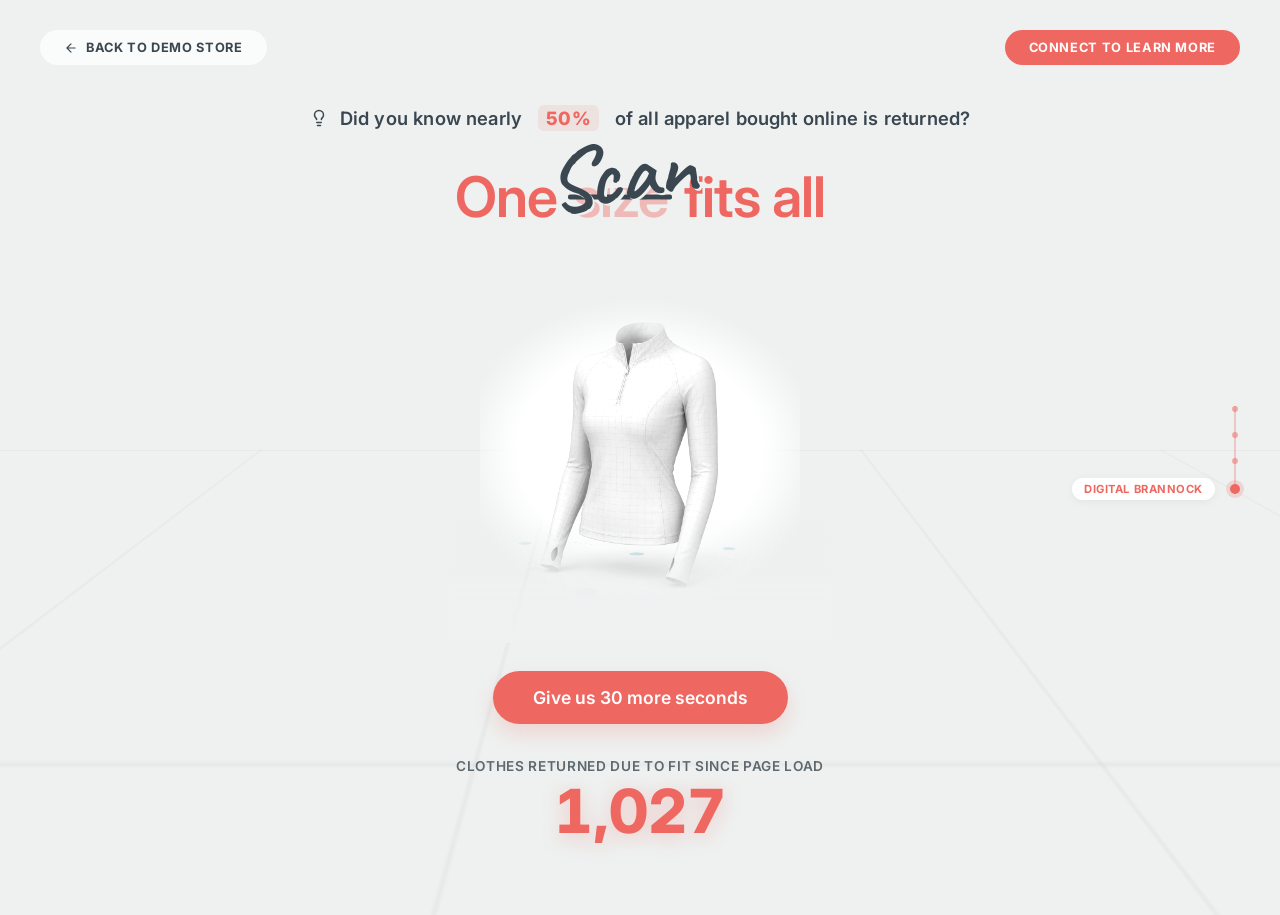
<file: experience.html>
<!DOCTYPE html>
<html lang="en">
<head>
    <meta charset="UTF-8">
    <meta name="viewport" content="width=device-width, initial-scale=1.0">
    <title>Volumental Fit - Experience</title>
    <link rel="icon" type="image/png" href="logo.png">
    <link rel="preconnect" href="https://fonts.googleapis.com">
    <link rel="preconnect" href="https://fonts.gstatic.com" crossorigin>
    <link href="https://fonts.googleapis.com/css2?family=Inter:wght@400;500;600;700&family=Caveat:wght@700&display=swap" rel="stylesheet">
    <link rel="stylesheet" href="experience.css">
</head>
<body>
    <div class="exp-bg"></div>
    <div class="exp-grid"></div>

    <header class="exp-header">
        <a href="index.html" class="btn-pill btn-light">
            <svg width="14" height="14" viewBox="0 0 24 24" fill="none" stroke="currentColor" stroke-width="2" stroke-linecap="round" stroke-linejoin="round"><path d="M19 12H5M12 19l-7-7 7-7"/></svg>
            BACK TO DEMO STORE
        </a>
        <a href="#" class="btn-pill btn-coral">CONNECT TO LEARN MORE</a>
    </header>

    <main class="exp-main">
        <div class="quick-fact fade-in">
            <svg width="18" height="18" viewBox="0 0 24 24" fill="none" stroke="currentColor" stroke-width="2" stroke-linecap="round" stroke-linejoin="round"><path d="M9 18h6"></path><path d="M10 22h4"></path><path d="M15.09 14c.18-.98.65-1.74 1.41-2.5A4.65 4.65 0 0 0 18 8 6 6 0 0 0 6 8c0 1 .23 2.23 1.5 3.5A4.61 4.61 0 0 1 8.91 14"></path></svg>
            Did you know nearly <span class="text-highlight">50%</span> of all apparel bought online is returned?
        </div>
        <h1 class="exp-hero">
            One 
            <span class="strike-container">
                <span class="strike-word">size</span>
                <span class="strike-line"></span>
                <span class="scan-word">Scan</span>
            </span> 
            fits all
        </h1>

        <div class="exp-3d-model">
            <img src="top.jpg" alt="Active Wear Top">
        </div>

        <div class="exp-cta-container">
            <button class="btn-primary-large" id="start-quiz-btn">Give us 30 more seconds</button>
            
            <div class="live-counter-container">
                <div class="counter-label">Clothes returned due to fit since page load</div>
                <div class="counter-wrapper">
                    <div class="counter-value" id="live-return-counter">0</div>
                    <div class="counter-tooltip">That's 46,560 every minute</div>
                </div>
            </div>

        </div>
    </main>


    <div class="progress-indicator">
        <div class="progress-line"></div>
        <div class="dot dot-1"></div>
        <div class="dot dot-2"></div>
        <div class="dot dot-3"></div>
        <div class="dot dot-4 active"></div>
        <div class="progress-label">DIGITAL BRANNOCK</div>
    </div>

    <!-- Quiz Modal -->
    <div class="modal-overlay" id="quiz-modal">
        <div class="modal-content">
            <button class="modal-close" id="close-modal">&times;</button>
            
            <div id="quiz-view">
                <h2>Help us find your fit</h2>
                
                <div class="quiz-step">
                    <h3>1. How comfortable are you getting a <span class="text-highlight">scan of your torso/top</span>?</h3>
                    <div class="likert-scale">
                        <label class="likert-option">
                            <input type="radio" name="comfort" value="1">
                            <div class="likert-circle size-lg"></div>
                            <span class="likert-label">Not comfortable<br>at all</span>
                        </label>
                        <label class="likert-option">
                            <input type="radio" name="comfort" value="2">
                            <div class="likert-circle size-md"></div>
                        </label>
                        <label class="likert-option">
                            <input type="radio" name="comfort" value="3">
                            <div class="likert-circle size-sm"></div>
                            <span class="likert-label">Neutral</span>
                        </label>
                        <label class="likert-option">
                            <input type="radio" name="comfort" value="4">
                            <div class="likert-circle size-md"></div>
                        </label>
                        <label class="likert-option">
                            <input type="radio" name="comfort" value="5">
                            <div class="likert-circle size-lg"></div>
                            <span class="likert-label">Very comfortable</span>
                        </label>
                    </div>
                </div>

                <div class="quiz-step">
                    <h3>2. Which type of apparel do you <span class="text-highlight">return</span> the most?</h3>
                    <div class="radio-group two-col">
                        <label class="radio-option">
                            <input type="radio" name="apparel" value="swimwear">
                            <span class="radio-custom"></span>
                            <svg class="option-icon" width="20" height="20" viewBox="0 0 24 24" fill="none" stroke="currentColor" stroke-width="2"><path d="M4 12c0-4 3-8 8-8s8 4 8 8M4 12c0 4 3 8 8 8s8-4 8-8"></path></svg>
                            Swimwear
                        </label>
                        <label class="radio-option">
                            <input type="radio" name="apparel" value="trousers">
                            <span class="radio-custom"></span>
                            <svg class="option-icon" width="20" height="20" viewBox="0 0 24 24" fill="none" stroke="currentColor" stroke-width="2"><path d="M7 21v-7a2 2 0 0 1 2-2h6a2 2 0 0 1 2 2v7M12 12V3M5 3l2 9M19 3l-2 9"></path></svg>
                            Trousers
                        </label>
                        <label class="radio-option">
                            <input type="radio" name="apparel" value="tops">
                            <span class="radio-custom"></span>
                            <svg class="option-icon" width="20" height="20" viewBox="0 0 24 24" fill="none" stroke="currentColor" stroke-width="2"><path d="M20 12v8a2 2 0 0 1-2 2H6a2 2 0 0 1-2-2v-8M12 3v9M16 3l-4 4-4-4M12 3l4 3M12 3l-4 3"></path></svg>
                            Tops
                        </label>
                        <label class="radio-option">
                            <input type="radio" name="apparel" value="socks">
                            <span class="radio-custom"></span>
                            <svg class="option-icon" width="20" height="20" viewBox="0 0 24 24" fill="none" stroke="currentColor" stroke-width="2"><path d="M9 2v15l3 3 3-3V2H9zM9 14h6"></path></svg>
                            Socks
                        </label>
                        <label class="radio-option">
                            <input type="radio" name="apparel" value="hosiery">
                            <span class="radio-custom"></span>
                            <svg class="option-icon" width="20" height="20" viewBox="0 0 24 24" fill="none" stroke="currentColor" stroke-width="2"><path d="M12 2c-3 0-5 3-5 7v10a2 2 0 0 0 4 0v-7h2v7a2 2 0 0 0 4 0V9c0-4-2-7-5-7z"></path></svg>
                            Hosiery
                        </label>
                        <label class="radio-option">
                            <input type="radio" name="apparel" value="activewear">
                            <span class="radio-custom"></span>
                            <svg class="option-icon" width="20" height="20" viewBox="0 0 24 24" fill="none" stroke="currentColor" stroke-width="2"><path d="M3 11l2-7h14l2 7M3 11h18M7 11v6a2 2 0 0 0 2 2h6a2 2 0 0 0 2-2v-6"></path></svg>
                            Activewear
                        </label>
                    </div>
                </div>

                <div class="quiz-step">
                    <h3>3. How many times in the last six months have you <span class="text-highlight">returned clothes</span> due to <span class="text-highlight">sizing issues</span>?</h3>
                    <div class="radio-group two-col">
                        <label class="radio-option"><input type="radio" name="frequency" value="1-3"> <span class="radio-custom"></span> 1-3</label>
                        <label class="radio-option"><input type="radio" name="frequency" value="5-10"> <span class="radio-custom"></span> 5-10</label>
                        <label class="radio-option"><input type="radio" name="frequency" value="11-20"> <span class="radio-custom"></span> 11-20</label>
                        <label class="radio-option"><input type="radio" name="frequency" value="20+"> <span class="radio-custom"></span> 20+</label>
                    </div>
                </div>
                
                <div class="modal-actions" style="justify-content: center; margin-top: 40px; position: relative;">
                    <div class="submit-wrapper" style="width: 100%; position: relative;">
                        <button class="btn-primary-large btn-disabled" id="submit-quiz-btn" style="width: 100%;">Submit</button>
                        <div class="tooltip" id="submit-tooltip">Please answer all questions to submit.</div>
                    </div>
                </div>
            </div>

            <div id="success-view" style="display: none; text-align: center; padding: 40px 20px;">
                <div class="success-animation">
                    <svg class="checkmark" xmlns="http://www.w3.org/2000/svg" viewBox="0 0 52 52">
                        <circle class="checkmark__circle" cx="26" cy="26" r="25" fill="none"/>
                        <path class="checkmark__check" fill="none" d="M14.1 27.2l7.1 7.2 16.7-16.8"/>
                    </svg>
                </div>
                <h2 style="margin-top: 20px; font-size: 2rem;">Thank you!</h2>
                <p style="color: var(--color-text-dark); margin-bottom: 40px;">We appreciate you taking the time to help us find the perfect fit.</p>
                
                <div class="opt-in-section" style="text-align: left; background: var(--color-bg); padding: 24px; border-radius: 12px;">
                    <p style="font-weight: 600; color: var(--color-primary); margin-bottom: 16px;">We're building the future of fit. Want to tag along?</p>
                    <label class="checkbox-option">
                        <input type="checkbox" id="stay-in-loop">
                        <span class="checkbox-custom"></span>
                        I'm in.
                    </label>
                </div>
            </div>
        </div>
    </div>

    <script src="experience.js"></script>
</body>
</html>
</file>
<file: experience.css>
:root {
    --color-bg: #eef1f0;
    --color-coral: #ee6861;
    --color-coral-hover: #d85750;
    --color-text-dark: #3a4750;
    --color-text-light: #808b96;
    --font-primary: 'Inter', sans-serif;
    --font-script: 'Caveat', cursive; /* Handwriting font for 'Scan' */
}

* {
    margin: 0;
    padding: 0;
    box-sizing: border-box;
}

body {
    font-family: var(--font-primary);
    background-color: var(--color-bg);
    color: var(--color-coral);
    height: 100vh;
    overflow: hidden;
    position: relative;
    display: flex;
    flex-direction: column;
}

/* Background Grid */
.exp-grid {
    position: absolute;
    top: 50%;
    left: 0;
    width: 100%;
    height: 100%;
    background-image: 
        linear-gradient(rgba(0,0,0,0.03) 1px, transparent 1px),
        linear-gradient(90deg, rgba(0,0,0,0.03) 1px, transparent 1px);
    background-size: 150px 150px;
    transform: perspective(500px) rotateX(60deg) scale(2);
    transform-origin: top center;
    z-index: -1;
}

/* Header */
.exp-header {
    display: flex;
    justify-content: space-between;
    padding: 30px 40px;
    position: relative;
    z-index: 10;
}

.btn-pill {
    display: inline-flex;
    align-items: center;
    gap: 8px;
    padding: 10px 24px;
    border-radius: 100px;
    font-size: 0.8rem;
    font-weight: 700;
    text-transform: uppercase;
    letter-spacing: 0.05em;
    text-decoration: none;
    transition: all 0.2s ease;
}

.btn-light {
    background: rgba(255, 255, 255, 0.7);
    color: var(--color-text-dark);
    backdrop-filter: blur(5px);
}

.btn-light:hover {
    background: rgba(255, 255, 255, 1);
}

.btn-coral {
    background: var(--color-coral);
    color: white;
}

.btn-coral:hover {
    background: var(--color-coral-hover);
}

/* Main Content */
.exp-main {
    flex: 1;
    display: flex;
    flex-direction: column;
    align-items: center;
    justify-content: center;
    text-align: center;
    position: relative;
    z-index: 10;
    margin-top: 10px;
}

.quick-fact {
    display: flex;
    align-items: center;
    justify-content: center;
    gap: 12px;
    font-size: 1.15rem;
    font-weight: 600;
    color: var(--color-text-dark);
    margin-bottom: 32px;
    opacity: 1;
    letter-spacing: 0.01em;
}

.quick-fact .text-highlight {
    background: rgba(238, 104, 97, 0.1);
    padding: 2px 8px;
    border-radius: 6px;
    font-weight: 800;
    margin: 0 4px;
}

/* Hero Animation */
.exp-hero {
    font-size: 3.5rem;
    font-weight: 600;
    color: var(--color-coral);
    margin-bottom: 40px;
    letter-spacing: -0.02em;
    display: flex;
    align-items: center;
    justify-content: center;
    gap: 16px; /* spacing between words */
}

.strike-container {
    position: relative;
    display: inline-block;
}


.strike-word {
    opacity: 1;
    transition: opacity 0.5s ease;
}

.strike-line {
    position: absolute;
    top: 50%;
    left: -5%;
    width: 0;
    height: 5px;
    background-color: var(--color-text-dark);
    transform: translateY(-50%);
    border-radius: 2px;
}

.scan-word {
    position: absolute;
    top: -45px;
    left: 50%;
    transform: translateX(-50%) rotate(-5deg) scale(0);
    font-family: var(--font-script);
    font-size: 5.5rem;
    color: var(--color-text-dark);
    opacity: 0;
    text-shadow: 2px 2px 0px var(--color-bg);
}

/* Animation Classes */
.animate .strike-line {
    animation: drawStrike 0.6s cubic-bezier(0.2, 0.8, 0.2, 1) forwards;
    animation-delay: 0.5s;
}

.animate .strike-word {
    animation: fadeWord 0.4s ease forwards;
    animation-delay: 0.8s;
}

.animate .scan-word {
    animation: popScan 0.6s cubic-bezier(0.34, 1.56, 0.64, 1) forwards;
    animation-delay: 1.1s;
}

@keyframes drawStrike {
    to { width: 110%; }
}

@keyframes fadeWord {
    to { opacity: 0.4; }
}

@keyframes popScan {
    to { 
        transform: translateX(-50%) rotate(-8deg) scale(1);
        opacity: 1; 
    }
}

/* 3D Model */
.exp-3d-model {
    margin: 20px 0 60px;
    width: 380px;
    height: 320px;
    display: flex;
    justify-content: center;
    align-items: center;
    position: relative;
}

.exp-3d-model::after {
    content: '';
    position: absolute;
    bottom: -10%;
    left: 0;
    width: 100%;
    height: 40%;
    background: linear-gradient(to bottom, transparent, var(--color-bg));
    z-index: 2;
    pointer-events: none;
}

.exp-3d-model img {
    width: 100%;
    height: 100%;
    object-fit: contain;
    mix-blend-mode: multiply; /* Blends white bg to the grey bg */
    filter: contrast(1.05) brightness(1.02);
    -webkit-mask-image: radial-gradient(ellipse at center, rgba(0,0,0,1) 45%, rgba(0,0,0,0) 68%);
    mask-image: radial-gradient(ellipse at center, rgba(0,0,0,1) 45%, rgba(0,0,0,0) 68%);
}

/* CTA */
.exp-cta-container {
    display: flex;
    flex-direction: column;
    align-items: center;
    gap: 24px;
    margin-bottom: 60px;
}

/* Live Counter */
.live-counter-container {
    display: flex;
    flex-direction: column;
    align-items: center;
    margin: 10px 0;
}

.counter-label {
    font-size: 0.85rem;
    font-weight: 600;
    color: var(--color-text-dark);
    text-transform: uppercase;
    letter-spacing: 0.05em;
    opacity: 0.8;
}

.counter-wrapper {
    position: relative;
    display: inline-block;
    cursor: help;
}

.counter-value {
    font-size: 3.8rem;
    font-weight: 800;
    color: var(--color-coral);
    line-height: 1.1;
    text-shadow: 0 4px 20px rgba(238, 104, 97, 0.3);
    font-variant-numeric: tabular-nums;
    margin-top: 4px;
}

.counter-tooltip {
    position: absolute;
    bottom: -35px;
    left: 50%;
    transform: translateX(-50%) translateY(10px);
    background: var(--color-text-dark);
    color: white;
    padding: 6px 14px;
    border-radius: 6px;
    font-size: 0.75rem;
    font-weight: 600;
    white-space: nowrap;
    opacity: 0;
    visibility: hidden;
    transition: all 0.3s cubic-bezier(0.4, 0, 0.2, 1);
    box-shadow: 0 10px 20px rgba(0,0,0,0.1);
    z-index: 20;
}

.counter-tooltip::after {
    content: '';
    position: absolute;
    top: -4px;
    left: 50%;
    transform: translateX(-50%);
    border-width: 0 5px 5px 5px;
    border-style: solid;
    border-color: transparent transparent var(--color-text-dark) transparent;
}

.counter-wrapper:hover .counter-tooltip {
    opacity: 1;
    visibility: visible;
    transform: translateX(-50%) translateY(0);
}

.btn-primary-large {
    background: var(--color-coral);
    color: white;
    border: none;
    padding: 16px 40px;
    border-radius: 100px;
    font-size: 1.1rem;
    font-weight: 600;
    font-family: var(--font-primary);
    cursor: pointer;
    box-shadow: 0 10px 20px rgba(238, 104, 97, 0.2);
    transition: all 0.3s ease;
}

.btn-primary-large:hover {
    background: var(--color-coral-hover);
    transform: translateY(-2px);
    box-shadow: 0 15px 25px rgba(238, 104, 97, 0.3);
}

.cta-subtext {
    color: var(--color-text-dark);
    font-size: 0.95rem;
    font-weight: 500;
    margin-bottom: 8px;
}



/* Progress Indicator */
.progress-indicator {
    position: absolute;
    right: 40px;
    top: 50%;
    transform: translateY(-50%);
    display: flex;
    flex-direction: column;
    align-items: center;
    gap: 20px;
    z-index: 10;
}

.progress-line {
    position: absolute;
    top: 0;
    bottom: 0;
    left: 50%;
    transform: translateX(-50%);
    width: 2px;
    background: rgba(238, 104, 97, 0.3);
    z-index: -1;
}

.dot {
    width: 6px;
    height: 6px;
    background: rgba(238, 104, 97, 0.5);
    border-radius: 50%;
}

.dot.active {
    width: 10px;
    height: 10px;
    background: var(--color-coral);
    box-shadow: 0 0 0 4px rgba(238, 104, 97, 0.2);
}

.progress-label {
    position: absolute;
    right: 25px;
    bottom: -6px;
    background: white;
    color: var(--color-coral);
    padding: 4px 12px;
    border-radius: 100px;
    font-size: 0.7rem;
    font-weight: 700;
    letter-spacing: 0.05em;
    white-space: nowrap;
    box-shadow: 0 2px 10px rgba(0,0,0,0.05);
}

/* Modal Styles */
.modal-overlay {
    position: fixed;
    top: 0;
    left: 0;
    width: 100%;
    height: 100%;
    background: rgba(0,0,0,0.5);
    backdrop-filter: blur(5px);
    display: flex;
    justify-content: center;
    align-items: center;
    z-index: 100;
    opacity: 0;
    visibility: hidden;
    transition: all 0.3s ease;
}

.modal-overlay.active {
    opacity: 1;
    visibility: visible;
}

.modal-content {
    background: white;
    width: 90%;
    max-width: 600px;
    max-height: 90vh;
    overflow-y: auto;
    border-radius: 16px;
    padding: 40px;
    position: relative;
    box-shadow: 0 20px 40px rgba(0,0,0,0.1);
    transform: translateY(20px);
    transition: all 0.3s ease;
}

/* Custom Scrollbar for Modal */
.modal-content::-webkit-scrollbar {
    width: 8px;
}
.modal-content::-webkit-scrollbar-track {
    background: transparent;
}
.modal-content::-webkit-scrollbar-thumb {
    background: #cbd5e1;
    border-radius: 4px;
}

.modal-overlay.active .modal-content {
    transform: translateY(0);
}

.modal-close {
    position: absolute;
    top: 20px;
    right: 20px;
    background: none;
    border: none;
    font-size: 1.5rem;
    color: var(--color-text-light);
    cursor: pointer;
}

.modal-content h2 {
    color: var(--color-coral);
    margin-bottom: 24px;
    font-size: 1.5rem;
}

.quiz-step {
    margin-bottom: 40px;
}

.quiz-step h3 {
    color: var(--color-text-dark);
    font-size: 1.1rem;
    margin-bottom: 20px;
    line-height: 1.4;
}

.text-highlight {
    color: var(--color-coral);
    font-weight: 700;
}

/* Likert Scale for Q1 */
.likert-scale {
    display: flex;
    justify-content: space-between;
    align-items: flex-start;
    margin: 30px 0;
    position: relative;
    padding: 0 10px;
}

.likert-option {
    display: flex;
    flex-direction: column;
    align-items: center;
    cursor: pointer;
    text-align: center;
    position: relative;
    width: 20%;
}

.likert-option input[type="radio"] {
    display: none;
}

.likert-circle {
    border: 3px solid #cbd5e1;
    border-radius: 50%;
    margin-bottom: 12px;
    transition: all 0.2s ease;
    background: transparent;
}

.likert-circle.size-lg { width: 56px; height: 56px; }
.likert-circle.size-md { width: 44px; height: 44px; margin-top: 6px; }
.likert-circle.size-sm { width: 32px; height: 32px; margin-top: 12px; }

.likert-option input[type="radio"]:checked + .likert-circle {
    border-color: var(--color-coral);
    background: rgba(238, 104, 97, 0.1);
}

.likert-label {
    font-size: 0.8rem;
    color: var(--color-text-dark);
    font-weight: 600;
    line-height: 1.3;
}

.radio-group {
    display: flex;
    flex-direction: column;
    gap: 12px;
    text-align: left;
}

.radio-group.two-col {
    display: grid;
    grid-template-columns: 1fr 1fr;
}

.radio-option {
    display: flex;
    align-items: center;
    padding: 12px 16px;
    border: 1px solid #e2e8f0;
    border-radius: 8px;
    cursor: pointer;
    transition: all 0.2s;
    font-size: 0.95rem;
    color: var(--color-text-dark);
}

.option-icon {
    margin-right: 8px;
    color: var(--color-text-light);
    transition: color 0.2s;
}

.radio-option:hover {
    border-color: var(--color-coral);
    background: rgba(238, 104, 97, 0.02);
}

.radio-option:hover .option-icon {
    color: var(--color-coral);
}

.radio-option input[type="radio"] {
    display: none;
}


.radio-custom {
    width: 18px;
    height: 18px;
    border: 2px solid #cbd5e1;
    border-radius: 50%;
    margin-right: 12px;
    position: relative;
    transition: all 0.2s;
}

.radio-option input[type="radio"]:checked + .radio-custom {
    border-color: var(--color-coral);
}

.radio-option input[type="radio"]:checked + .radio-custom::after {
    content: '';
    position: absolute;
    top: 50%;
    left: 50%;
    transform: translate(-50%, -50%);
    width: 10px;
    height: 10px;
    background: var(--color-coral);
    border-radius: 50%;
}

.radio-option input[type="radio"]:checked {
    /* To style parent */
}

.modal-actions {
    display: flex;
    justify-content: space-between;
    margin-top: 30px;
}

.btn-disabled {
    background: #cbd5e1 !important;
    cursor: not-allowed !important;
    box-shadow: none !important;
    transform: none !important;
}

.tooltip {
    position: absolute;
    bottom: 100%;
    left: 50%;
    transform: translateX(-50%);
    background: var(--color-text-dark);
    color: white;
    padding: 8px 12px;
    border-radius: 6px;
    font-size: 0.8rem;
    white-space: nowrap;
    opacity: 0;
    visibility: hidden;
    transition: all 0.2s ease;
    margin-bottom: 10px;
    pointer-events: none;
    z-index: 10;
}

.tooltip::after {
    content: '';
    position: absolute;
    top: 100%;
    left: 50%;
    transform: translateX(-50%);
    border-width: 5px;
    border-style: solid;
    border-color: var(--color-text-dark) transparent transparent transparent;
}

.tooltip.show {
    opacity: 1;
    visibility: visible;
    margin-bottom: 15px;
}

.btn-secondary {
    background: white;
    border: 1px solid #cbd5e1;
    color: var(--color-text-dark);
    padding: 12px 24px;
    border-radius: 100px;
    cursor: pointer;
    font-weight: 600;
}

/* Checkbox specific styles */
.checkbox-option {
    display: flex;
    align-items: center;
    cursor: pointer;
    font-size: 0.95rem;
    color: var(--color-text-dark);
}

.checkbox-option input[type="checkbox"] {
    display: none;
}

.checkbox-custom {
    width: 20px;
    height: 20px;
    border: 2px solid #cbd5e1;
    border-radius: 4px;
    margin-right: 12px;
    position: relative;
    transition: all 0.2s;
}

.checkbox-option input[type="checkbox"]:checked + .checkbox-custom {
    background-color: var(--color-coral);
    border-color: var(--color-coral);
}

.checkbox-option input[type="checkbox"]:checked + .checkbox-custom::after {
    content: '';
    position: absolute;
    left: 6px;
    top: 2px;
    width: 4px;
    height: 10px;
    border: solid white;
    border-width: 0 2px 2px 0;
    transform: rotate(45deg);
}

/* Checkmark Animation */
.checkmark__circle {
    stroke-dasharray: 166;
    stroke-dashoffset: 166;
    stroke-width: 2;
    stroke-miterlimit: 10;
    stroke: var(--color-coral);
    fill: none;
    animation: stroke 0.6s cubic-bezier(0.65, 0, 0.45, 1) forwards;
}

.checkmark {
    width: 80px;
    height: 80px;
    border-radius: 50%;
    display: block;
    stroke-width: 2;
    stroke: #fff;
    stroke-miterlimit: 10;
    margin: 10px auto;
    box-shadow: inset 0px 0px 0px var(--color-coral);
    animation: fill .4s ease-in-out .4s forwards, scale .3s ease-in-out .9s both;
}

.checkmark__check {
    transform-origin: 50% 50%;
    stroke-dasharray: 48;
    stroke-dashoffset: 48;
    animation: stroke 0.3s cubic-bezier(0.65, 0, 0.45, 1) 0.8s forwards;
}

@keyframes stroke {
    100% { stroke-dashoffset: 0; }
}

@keyframes scale {
    0%, 100% { transform: none; }
    50% { transform: scale3d(1.1, 1.1, 1); }
}

@keyframes fill {
    100% { box-shadow: inset 0px 0px 0px 50px var(--color-coral); }
}
</file>
